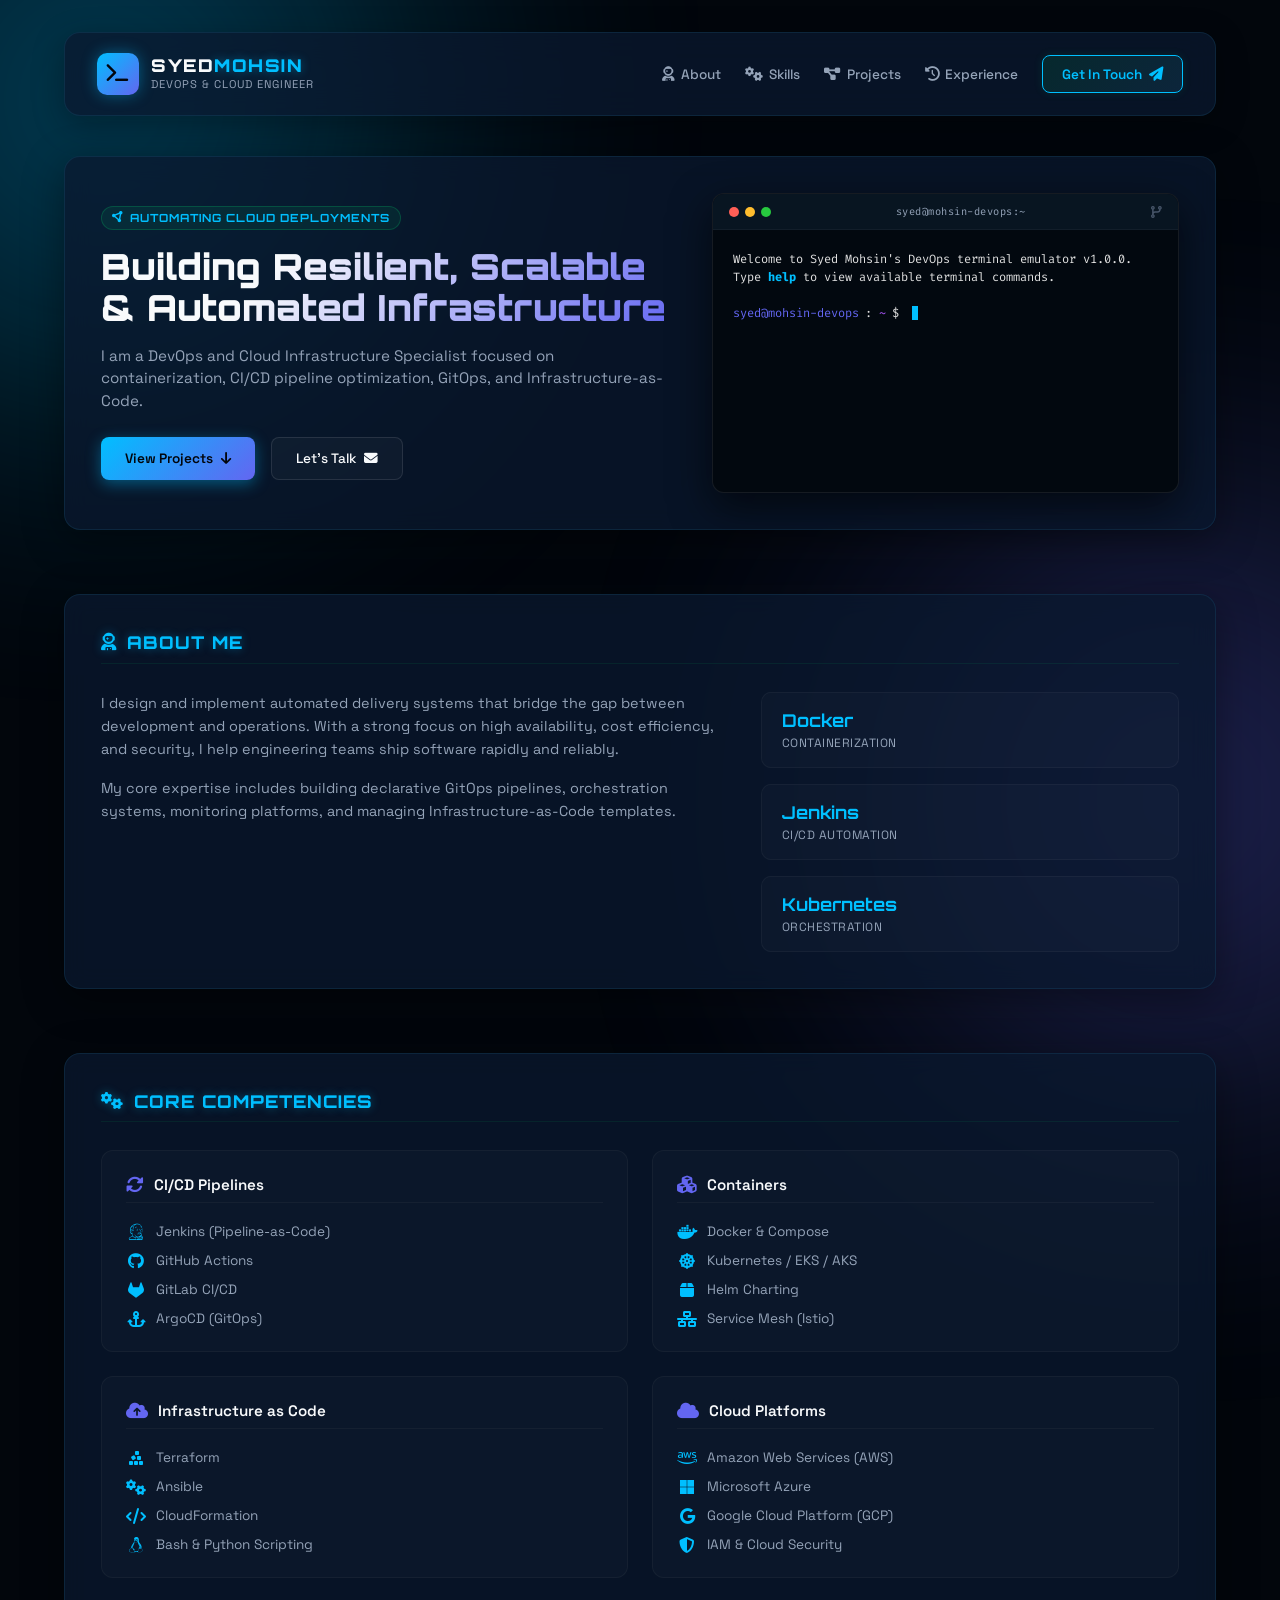
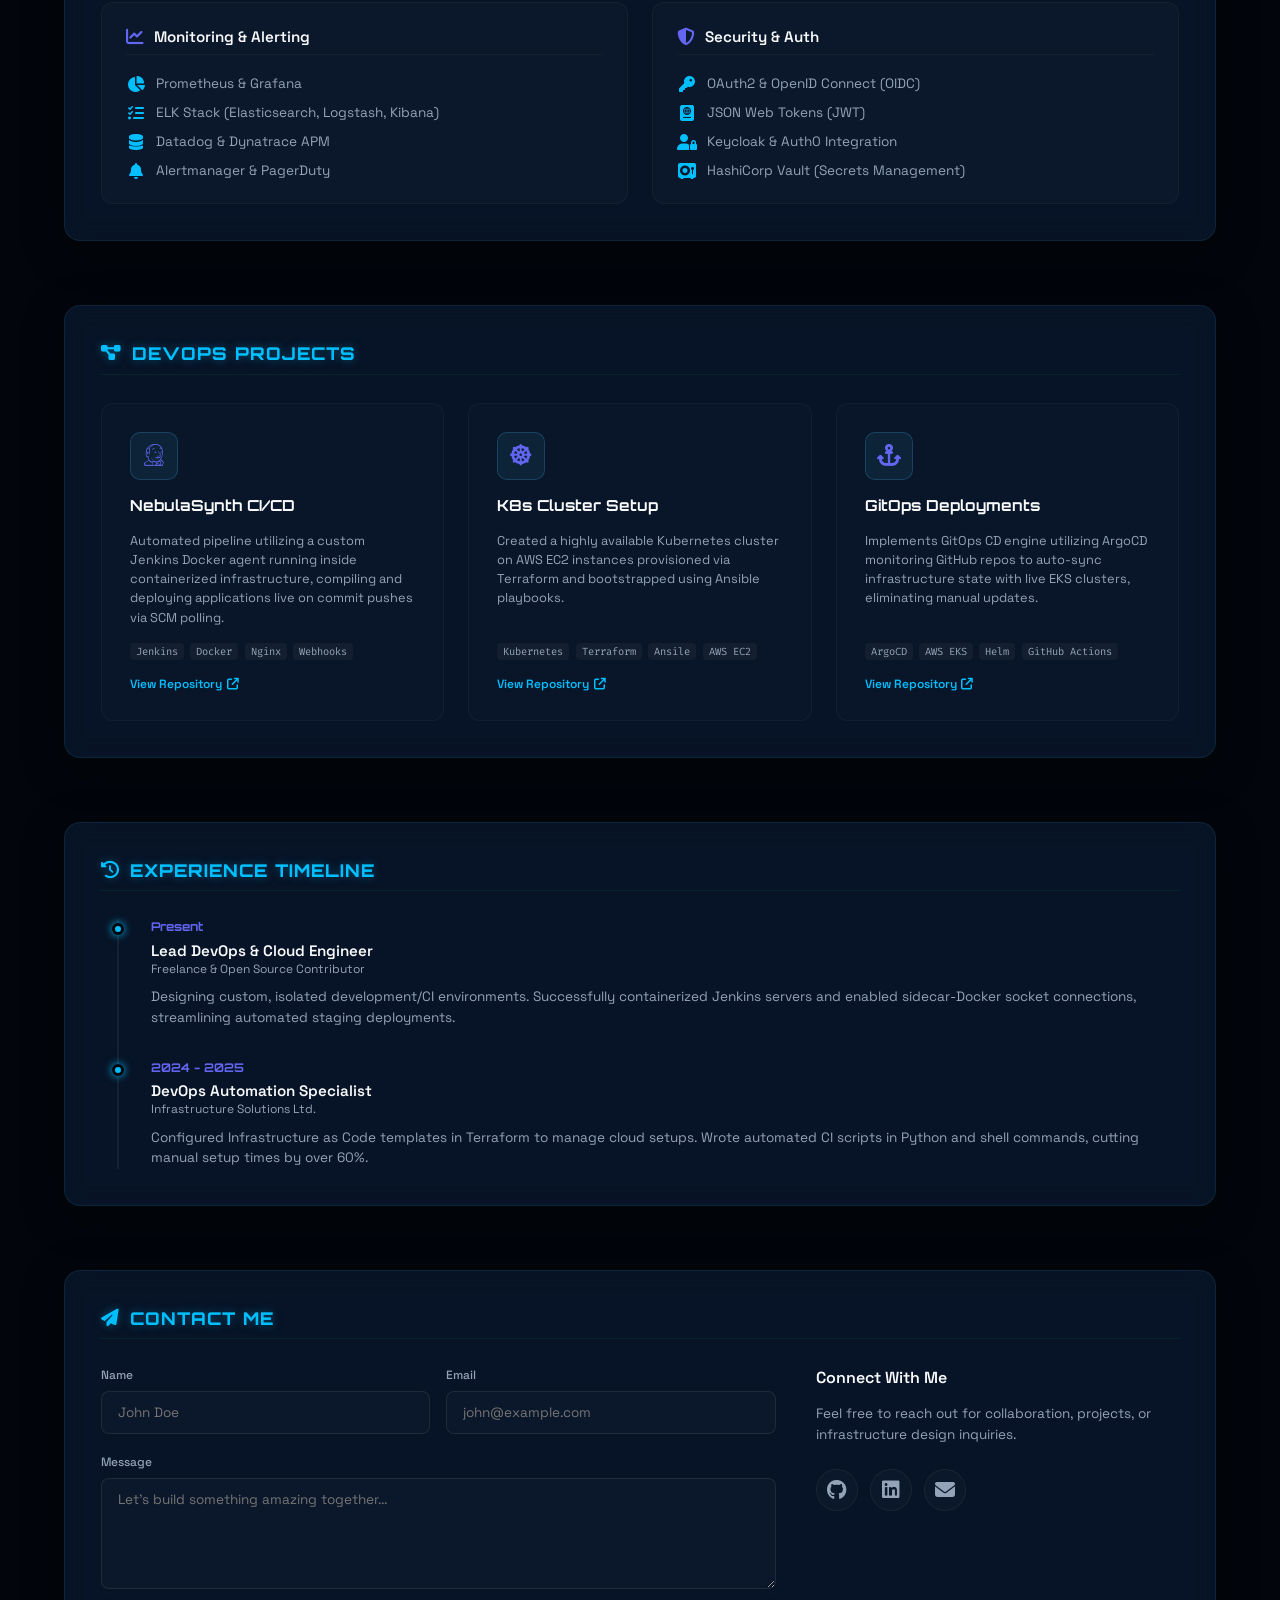
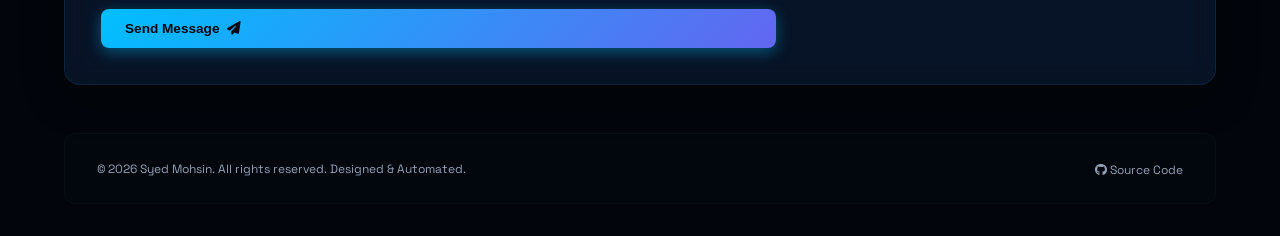
<file: DevOps-Project-41/index.html>
<!DOCTYPE html>
<html lang="en">
<head>
    <meta charset="UTF-8">
    <meta name="viewport" content="width=device-width, initial-scale=1.0">
    <title>Syed Mohsin | DevOps & Cloud Engineer Portfolio</title>
    <!-- Google Fonts -->
    <link rel="preconnect" href="https://fonts.googleapis.com">
    <link rel="preconnect" href="https://fonts.gstatic.com" crossorigin>
    <link href="https://fonts.googleapis.com/css2?family=Fira+Code:wght@400;500;700&family=Orbitron:wght@400;600;800;900&family=Space+Grotesk:wght@300;400;500;600;700&display=swap" rel="stylesheet">
    <!-- FontAwesome for Icons -->
    <link rel="stylesheet" href="https://cdnjs.cloudflare.com/ajax/libs/font-awesome/6.4.0/css/all.min.css">
    <!-- Custom Stylesheet -->
    <link rel="stylesheet" href="styles.css">
</head>
<body>
    <!-- Background Gradient Grids -->
    <div class="ambient-bg cyan-ambient"></div>
    <div class="ambient-bg green-ambient"></div>
    
    <div class="app-container">
        <!-- Main Navigation Header -->
        <header class="app-header">
            <div class="logo-area">
                <div class="logo-icon">
                    <i class="fa-solid fa-terminal"></i>
                </div>
                <div class="logo-text">
                    <h1>SYED<span>MOHSIN</span></h1>
                    <p class="subtitle">DevOps & Cloud Engineer</p>
                </div>
            </div>
            
            <nav class="main-nav">
                <a href="#about" class="nav-link"><i class="fa-solid fa-user-astronaut"></i> About</a>
                <a href="#skills" class="nav-link"><i class="fa-solid fa-gears"></i> Skills</a>
                <a href="#projects" class="nav-link"><i class="fa-solid fa-diagram-project"></i> Projects</a>
                <a href="#experience" class="nav-link"><i class="fa-solid fa-clock-rotate-left"></i> Experience</a>
                <a href="#contact" class="nav-link btn-cta">Get In Touch <i class="fa-solid fa-paper-plane"></i></a>
            </nav>
        </header>

        <!-- Main Workspace -->
        <main class="workspace-grid">
            <!-- Hero Panel with Interactive Terminal -->
            <section class="panel hero-panel">
                <div class="hero-content">
                    <span class="badge-accent"><i class="fa-solid fa-circle-nodes"></i> Automating Cloud Deployments</span>
                    <h2 class="hero-title">Building Resilient, Scalable & Automated Infrastructure</h2>
                    <p class="hero-desc">
                        I am a DevOps and Cloud Infrastructure Specialist focused on containerization, CI/CD pipeline optimization, GitOps, and Infrastructure-as-Code.
                    </p>
                    <div class="hero-actions">
                        <a href="#projects" class="btn-primary">View Projects <i class="fa-solid fa-arrow-down"></i></a>
                        <a href="#contact" class="btn-secondary">Let's Talk <i class="fa-solid fa-envelope"></i></a>
                    </div>
                </div>
                
                <!-- Interactive Terminal Simulator -->
                <div class="terminal-container">
                    <div class="terminal-header">
                        <div class="terminal-buttons">
                            <span class="term-btn close"></span>
                            <span class="term-btn minimize"></span>
                            <span class="term-btn maximize"></span>
                        </div>
                        <div class="terminal-title">syed@mohsin-devops:~</div>
                        <div class="terminal-icon"><i class="fa-solid fa-code-branch"></i></div>
                    </div>
                    <div class="terminal-body" id="terminal-body">
                        <div class="terminal-line">Welcome to Syed Mohsin's DevOps terminal emulator v1.0.0.</div>
                        <div class="terminal-line">Type <span class="cmd-highlight">help</span> to view available terminal commands.</div>
                        <div class="terminal-line"><br></div>
                        <div class="terminal-prompt-line">
                            <span class="prompt-user">syed@mohsin-devops</span>:<span class="prompt-dir">~</span>$ <span class="input-display" id="input-display"></span><span class="terminal-cursor"></span>
                        </div>
                    </div>
                    <input type="text" id="terminal-hidden-input" autocomplete="off" autofocus>
                </div>
            </section>

            <!-- About Panel -->
            <section class="panel about-panel" id="about">
                <h2 class="panel-title"><i class="fa-solid fa-user-astronaut"></i> About Me</h2>
                <div class="about-grid">
                    <div class="about-text">
                        <p>
                            I design and implement automated delivery systems that bridge the gap between development and operations. With a strong focus on high availability, cost efficiency, and security, I help engineering teams ship software rapidly and reliably.
                        </p>
                        <p>
                            My core expertise includes building declarative GitOps pipelines, orchestration systems, monitoring platforms, and managing Infrastructure-as-Code templates.
                        </p>
                    </div>
                    <div class="about-stats">
                        <div class="stat-card">
                            <h3>Docker</h3>
                            <p>Containerization</p>
                        </div>
                        <div class="stat-card">
                            <h3>Jenkins</h3>
                            <p>CI/CD Automation</p>
                        </div>
                        <div class="stat-card">
                            <h3>Kubernetes</h3>
                            <p>Orchestration</p>
                        </div>
                    </div>
                </div>
            </section>

            <!-- Skills Matrix Panel -->
            <section class="panel skills-panel" id="skills">
                <h2 class="panel-title"><i class="fa-solid fa-gears"></i> Core Competencies</h2>
                <div class="skills-grid">
                    <!-- CI/CD -->
                    <div class="skill-category">
                        <div class="category-header">
                            <i class="fa-solid fa-rotate"></i>
                            <h3>CI/CD Pipelines</h3>
                        </div>
                        <ul class="skill-list">
                            <li><i class="fa-brands fa-jenkins"></i> Jenkins (Pipeline-as-Code)</li>
                            <li><i class="fa-brands fa-github"></i> GitHub Actions</li>
                            <li><i class="fa-brands fa-gitlab"></i> GitLab CI/CD</li>
                            <li><i class="fa-solid fa-anchor"></i> ArgoCD (GitOps)</li>
                        </ul>
                    </div>

                    <!-- Containers & Orchestration -->
                    <div class="skill-category">
                        <div class="category-header">
                            <i class="fa-solid fa-cubes"></i>
                            <h3>Containers</h3>
                        </div>
                        <ul class="skill-list">
                            <li><i class="fa-brands fa-docker"></i> Docker & Compose</li>
                            <li><i class="fa-solid fa-dharmachakra"></i> Kubernetes / EKS / AKS</li>
                            <li><i class="fa-solid fa-box"></i> Helm Charting</li>
                            <li><i class="fa-solid fa-network-wired"></i> Service Mesh (Istio)</li>
                        </ul>
                    </div>

                    <!-- Infrastructure as Code -->
                    <div class="skill-category">
                        <div class="category-header">
                            <i class="fa-solid fa-cloud-arrow-up"></i>
                            <h3>Infrastructure as Code</h3>
                        </div>
                        <ul class="skill-list">
                            <li><i class="fa-solid fa-cubes-stacked"></i> Terraform</li>
                            <li><i class="fa-solid fa-gears"></i> Ansible</li>
                            <li><i class="fa-solid fa-code"></i> CloudFormation</li>
                            <li><i class="fa-brands fa-linux"></i> Bash & Python Scripting</li>
                        </ul>
                    </div>

                    <!-- Cloud Platforms -->
                    <div class="skill-category">
                        <div class="category-header">
                            <i class="fa-solid fa-cloud"></i>
                            <h3>Cloud Platforms</h3>
                        </div>
                        <ul class="skill-list">
                            <li><i class="fa-brands fa-aws"></i> Amazon Web Services (AWS)</li>
                            <li><i class="fa-brands fa-microsoft"></i> Microsoft Azure</li>
                            <li><i class="fa-brands fa-google"></i> Google Cloud Platform (GCP)</li>
                            <li><i class="fa-solid fa-shield-halved"></i> IAM & Cloud Security</li>
                        </ul>
                    </div>

                    <!-- Monitoring & Observability -->
                    <div class="skill-category">
                        <div class="category-header">
                            <i class="fa-solid fa-chart-line"></i>
                            <h3>Monitoring & Alerting</h3>
                        </div>
                        <ul class="skill-list">
                            <li><i class="fa-solid fa-chart-pie"></i> Prometheus & Grafana</li>
                            <li><i class="fa-solid fa-list-check"></i> ELK Stack (Elasticsearch, Logstash, Kibana)</li>
                            <li><i class="fa-solid fa-database"></i> Datadog & Dynatrace APM</li>
                            <li><i class="fa-solid fa-bell"></i> Alertmanager & PagerDuty</li>
                        </ul>
                    </div>

                    <!-- Security & Authentication -->
                    <div class="skill-category">
                        <div class="category-header">
                            <i class="fa-solid fa-shield-halved"></i>
                            <h3>Security & Auth</h3>
                        </div>
                        <ul class="skill-list">
                            <li><i class="fa-solid fa-key"></i> OAuth2 & OpenID Connect (OIDC)</li>
                            <li><i class="fa-solid fa-passport"></i> JSON Web Tokens (JWT)</li>
                            <li><i class="fa-solid fa-user-lock"></i> Keycloak & Auth0 Integration</li>
                            <li><i class="fa-solid fa-vault"></i> HashiCorp Vault (Secrets Management)</li>
                        </ul>
                    </div>
                </div>
            </section>

            <!-- Projects Panel -->
            <section class="panel projects-panel" id="projects">
                <h2 class="panel-title"><i class="fa-solid fa-diagram-project"></i> DevOps Projects</h2>
                <div class="projects-grid">
                    <!-- Project 1 -->
                    <div class="project-card">
                        <div class="project-icon"><i class="fa-brands fa-jenkins"></i></div>
                        <h3>NebulaSynth CI/CD</h3>
                        <p class="project-desc">
                            Automated pipeline utilizing a custom Jenkins Docker agent running inside containerized infrastructure, compiling and deploying applications live on commit pushes via SCM polling.
                        </p>
                        <div class="project-tech">
                            <span>Jenkins</span>
                            <span>Docker</span>
                            <span>Nginx</span>
                            <span>Webhooks</span>
                        </div>
                        <a href="https://github.com/syedmohsin09/DevOps-Projects" class="project-link" target="_blank">View Repository <i class="fa-solid fa-arrow-up-right-from-square"></i></a>
                    </div>

                    <!-- Project 2 -->
                    <div class="project-card">
                        <div class="project-icon"><i class="fa-solid fa-dharmachakra"></i></div>
                        <h3>K8s Cluster Setup</h3>
                        <p class="project-desc">
                            Created a highly available Kubernetes cluster on AWS EC2 instances provisioned via Terraform and bootstrapped using Ansible playbooks.
                        </p>
                        <div class="project-tech">
                            <span>Kubernetes</span>
                            <span>Terraform</span>
                            <span>Ansile</span>
                            <span>AWS EC2</span>
                        </div>
                        <a href="https://github.com/syedmohsin09/DevOps-Projects" class="project-link" target="_blank">View Repository <i class="fa-solid fa-arrow-up-right-from-square"></i></a>
                    </div>

                    <!-- Project 3 -->
                    <div class="project-card">
                        <div class="project-icon"><i class="fa-solid fa-anchor"></i></div>
                        <h3>GitOps Deployments</h3>
                        <p class="project-desc">
                            Implements GitOps CD engine utilizing ArgoCD monitoring GitHub repos to auto-sync infrastructure state with live EKS clusters, eliminating manual updates.
                        </p>
                        <div class="project-tech">
                            <span>ArgoCD</span>
                            <span>AWS EKS</span>
                            <span>Helm</span>
                            <span>GitHub Actions</span>
                        </div>
                        <a href="https://github.com/syedmohsin09/DevOps-Projects" class="project-link" target="_blank">View Repository <i class="fa-solid fa-arrow-up-right-from-square"></i></a>
                    </div>
                </div>
            </section>

            <!-- Experience Timeline Panel -->
            <section class="panel experience-panel" id="experience">
                <h2 class="panel-title"><i class="fa-solid fa-clock-rotate-left"></i> Experience Timeline</h2>
                <div class="timeline">
                    <div class="timeline-item">
                        <div class="timeline-dot"></div>
                        <div class="timeline-date">Present</div>
                        <div class="timeline-content">
                            <h3>Lead DevOps & Cloud Engineer</h3>
                            <p class="company">Freelance & Open Source Contributor</p>
                            <p>Designing custom, isolated development/CI environments. Successfully containerized Jenkins servers and enabled sidecar-Docker socket connections, streamlining automated staging deployments.</p>
                        </div>
                    </div>
                    <div class="timeline-item">
                        <div class="timeline-dot"></div>
                        <div class="timeline-date">2024 - 2025</div>
                        <div class="timeline-content">
                            <h3>DevOps Automation Specialist</h3>
                            <p class="company">Infrastructure Solutions Ltd.</p>
                            <p>Configured Infrastructure as Code templates in Terraform to manage cloud setups. Wrote automated CI scripts in Python and shell commands, cutting manual setup times by over 60%.</p>
                        </div>
                    </div>
                </div>
            </section>

            <!-- Contact Panel -->
            <section class="panel contact-panel" id="contact">
                <h2 class="panel-title"><i class="fa-solid fa-paper-plane"></i> Contact Me</h2>
                <div class="contact-grid">
                    <form class="contact-form" onsubmit="event.preventDefault(); alert('Message sent successfully!'); this.reset();">
                        <div class="form-row">
                            <div class="form-group">
                                <label for="form-name">Name</label>
                                <input type="text" id="form-name" placeholder="John Doe" required>
                            </div>
                            <div class="form-group">
                                <label for="form-email">Email</label>
                                <input type="email" id="form-email" placeholder="john@example.com" required>
                            </div>
                        </div>
                        <div class="form-group">
                            <label for="form-msg">Message</label>
                            <textarea id="form-msg" rows="5" placeholder="Let's build something amazing together..." required></textarea>
                        </div>
                        <button type="submit" class="btn-primary">Send Message <i class="fa-solid fa-paper-plane"></i></button>
                    </form>
                    
                    <div class="contact-info">
                        <h3>Connect With Me</h3>
                        <p>Feel free to reach out for collaboration, projects, or infrastructure design inquiries.</p>
                        <div class="social-links">
                            <a href="https://github.com/syedmohsin09" target="_blank" class="social-link tooltip" data-tooltip="GitHub"><i class="fa-brands fa-github"></i></a>
                            <a href="#" class="social-link tooltip" data-tooltip="LinkedIn"><i class="fa-brands fa-linkedin"></i></a>
                            <a href="mailto:syed.mohsin@example.com" class="social-link tooltip" data-tooltip="Email"><i class="fa-solid fa-envelope"></i></a>
                        </div>
                    </div>
                </div>
            </section>
        </main>

        <!-- Footer -->
        <footer class="app-footer">
            <div class="footer-tagline">
                <span>© 2026 Syed Mohsin. All rights reserved. Designed & Automated.</span>
            </div>
            <div class="footer-links">
                <a href="https://github.com/syedmohsin09/DevOps-Projects" target="_blank"><i class="fa-brands fa-github"></i> Source Code</a>
            </div>
        </footer>
    </div>

    <!-- Main JavaScript Application Logic -->
    <script src="app.js"></script>
</body>
</html>
</file>
<file: DevOps-Project-41/styles.css>
/* ==========================================================================
   SYED MOHSIN - DEVOPS ENGINEER PORTFOLIO STYLES
   A highly premium dark-mode aesthetic with neon cyan and green accents
   ========================================================================== */

/* --- Custom Variables & Palette --- */
:root {
    --bg-darkest: #02060c; /* rich pitch black */
    --bg-dark: #0a192f; /* deep navy blue */
    --bg-panel: rgba(10, 25, 47, 0.75); /* transparent navy blue glass */
    --bg-panel-solid: #0d223f;
    --border-color: rgba(64, 196, 255, 0.1); /* transparent blue border */
    --border-color-glow: rgba(64, 196, 255, 0.35);
    
    /* Neon Accents */
    --neon-cyan: #00bfff; /* vibrant electric sky blue */
    --neon-cyan-glow: rgba(0, 191, 255, 0.4);
    --neon-blue: #6366f1; /* electric indigo/blue */
    --neon-blue-glow: rgba(99, 102, 241, 0.4);
    --neon-purple: #a855f7; /* neon purple */
    --neon-purple-glow: rgba(168, 85, 247, 0.4);
    
    /* Text Colors */
    --text-primary: #f8fafc; /* crisp white/slate */
    --text-secondary: #94a3b8; /* cool grey/slate */
    --text-muted: #475569;
    
    /* Fonts */
    --font-primary: 'Space Grotesk', sans-serif;
    --font-display: 'Orbitron', sans-serif;
    --font-mono: 'Fira Code', monospace;
    
    /* Transitions */
    --transition-fast: 0.15s ease;
    --transition-normal: 0.3s cubic-bezier(0.16, 1, 0.3, 1);
}

/* --- Reset & Global --- */
* {
    box-sizing: border-box;
    margin: 0;
    padding: 0;
}

html {
    scroll-behavior: smooth;
}

body {
    background-color: var(--bg-darkest);
    color: var(--text-primary);
    font-family: var(--font-primary);
    min-height: 100vh;
    overflow-x: hidden;
    position: relative;
    padding: 0;
}

/* Custom Scrollbar */
::-webkit-scrollbar {
    width: 8px;
}
::-webkit-scrollbar-track {
    background: var(--bg-darkest);
}
::-webkit-scrollbar-thumb {
    background: rgba(0, 230, 118, 0.2);
    border-radius: 4px;
}
::-webkit-scrollbar-thumb:hover {
    background: rgba(0, 230, 118, 0.4);
}

/* --- Ambient Glow Elements --- */
.ambient-bg {
    position: fixed;
    border-radius: 50%;
    filter: blur(140px);
    z-index: 0;
    opacity: 0.3;
    pointer-events: none;
    transition: all 2s ease-in-out;
}

.cyan-ambient {
    width: 600px;
    height: 600px;
    background: var(--neon-cyan);
    top: -200px;
    left: -200px;
    animation: floatGlow 15s infinite alternate;
}

.green-ambient {
    width: 600px;
    height: 600px;
    background: var(--neon-blue);
    bottom: -200px;
    right: -200px;
    animation: floatGlow 20s infinite alternate-reverse;
}

@keyframes floatGlow {
    0% { transform: translate(0, 0) scale(1); }
    100% { transform: translate(80px, 60px) scale(1.15); }
}

/* --- Main Layout --- */
.app-container {
    max-width: 1200px;
    margin: 0 auto;
    padding: 2rem 1.5rem;
    position: relative;
    z-index: 1;
}

/* --- Header & Navigation --- */
.app-header {
    display: flex;
    justify-content: space-between;
    align-items: center;
    padding: 1.25rem 2rem;
    background: var(--bg-panel);
    border: 1px solid var(--border-color);
    backdrop-filter: blur(16px);
    -webkit-backdrop-filter: blur(16px);
    border-radius: 16px;
    box-shadow: 0 8px 32px rgba(0,0,0,0.3);
    margin-bottom: 2.5rem;
}

.logo-area {
    display: flex;
    align-items: center;
    gap: 0.75rem;
}

.logo-icon {
    width: 42px;
    height: 42px;
    background: linear-gradient(135deg, var(--neon-cyan), var(--neon-blue));
    border-radius: 10px;
    display: flex;
    align-items: center;
    justify-content: center;
    color: var(--bg-darkest);
    font-size: 1.2rem;
    box-shadow: 0 0 15px var(--neon-cyan-glow);
}

.logo-text h1 {
    font-family: var(--font-display);
    font-size: 1.1rem;
    font-weight: 900;
    letter-spacing: 1.5px;
    line-height: 1;
    color: var(--text-primary);
}

.logo-text h1 span {
    color: var(--neon-cyan);
    text-shadow: 0 0 10px var(--neon-cyan-glow);
}

.logo-text .subtitle {
    font-size: 0.7rem;
    color: var(--text-secondary);
    text-transform: uppercase;
    letter-spacing: 1px;
    margin-top: 2px;
}

.main-nav {
    display: flex;
    align-items: center;
    gap: 1.5rem;
}

.nav-link {
    color: var(--text-secondary);
    text-decoration: none;
    font-size: 0.85rem;
    font-weight: 500;
    transition: var(--transition-fast);
    display: flex;
    align-items: center;
    gap: 0.4rem;
}

.nav-link:hover {
    color: var(--neon-cyan);
    text-shadow: 0 0 8px var(--neon-cyan-glow);
}

.nav-link i {
    font-size: 0.9rem;
}

.btn-cta {
    background: linear-gradient(135deg, rgba(0, 230, 118, 0.1), rgba(64, 196, 255, 0.1));
    border: 1px solid var(--neon-cyan);
    padding: 0.6rem 1.2rem;
    border-radius: 8px;
    color: var(--neon-cyan) !important;
    font-weight: 600;
    box-shadow: 0 0 10px rgba(0, 230, 118, 0.1);
}

.btn-cta:hover {
    background: linear-gradient(135deg, var(--neon-cyan), var(--neon-blue));
    color: var(--bg-darkest) !important;
    box-shadow: 0 0 20px var(--neon-cyan-glow);
    text-shadow: none;
}

/* --- Glassmorphic Panel Base --- */
.panel {
    background: var(--bg-panel);
    border: 1px solid var(--border-color);
    box-shadow: 0 10px 40px rgba(0,0,0,0.4);
    backdrop-filter: blur(12px);
    -webkit-backdrop-filter: blur(12px);
    border-radius: 16px;
    padding: 2.25rem;
    margin-bottom: 2rem;
    transition: var(--transition-normal);
}

.panel:hover {
    border-color: rgba(0, 230, 118, 0.2);
}

.panel-title {
    font-family: var(--font-display);
    font-size: 1.1rem;
    font-weight: 800;
    letter-spacing: 1px;
    text-transform: uppercase;
    color: var(--neon-cyan);
    text-shadow: 0 0 10px var(--neon-cyan-glow);
    margin-bottom: 1.75rem;
    display: flex;
    align-items: center;
    gap: 0.6rem;
    border-bottom: 1px solid rgba(0, 230, 118, 0.08);
    padding-bottom: 0.6rem;
}

/* --- Hero & Terminal Layout --- */
.workspace-grid {
    display: flex;
    flex-direction: column;
    gap: 2rem;
}

.hero-panel {
    display: grid;
    grid-template-columns: 1.1fr 0.9fr;
    gap: 2.5rem;
    align-items: center;
}

.hero-content {
    display: flex;
    flex-direction: column;
    gap: 1rem;
}

.badge-accent {
    align-self: flex-start;
    font-family: var(--font-display);
    font-size: 0.7rem;
    font-weight: 700;
    text-transform: uppercase;
    letter-spacing: 1px;
    background: rgba(0, 230, 118, 0.08);
    border: 1px solid rgba(0, 230, 118, 0.2);
    color: var(--neon-cyan);
    padding: 4px 10px;
    border-radius: 20px;
    display: flex;
    align-items: center;
    gap: 0.4rem;
}

.hero-title {
    font-family: var(--font-display);
    font-size: 2.25rem;
    font-weight: 900;
    line-height: 1.15;
    background: linear-gradient(135deg, var(--text-primary) 30%, var(--neon-blue));
    -webkit-background-clip: text;
    -webkit-text-fill-color: transparent;
}

.hero-desc {
    font-size: 0.95rem;
    color: var(--text-secondary);
    line-height: 1.5;
}

.hero-actions {
    display: flex;
    gap: 1rem;
    margin-top: 0.5rem;
}

.btn-primary {
    background: linear-gradient(135deg, var(--neon-cyan), var(--neon-blue));
    color: var(--bg-darkest);
    text-decoration: none;
    padding: 0.75rem 1.5rem;
    border-radius: 8px;
    font-weight: 600;
    font-size: 0.85rem;
    display: flex;
    align-items: center;
    gap: 0.5rem;
    transition: var(--transition-fast);
    box-shadow: 0 4px 15px var(--neon-cyan-glow);
    cursor: pointer;
    border: none;
}

.btn-primary:hover {
    transform: translateY(-2px);
    box-shadow: 0 6px 20px rgba(0, 230, 118, 0.6);
}

.btn-secondary {
    background: rgba(255, 255, 255, 0.03);
    border: 1px solid rgba(255, 255, 255, 0.1);
    color: var(--text-primary);
    text-decoration: none;
    padding: 0.75rem 1.5rem;
    border-radius: 8px;
    font-weight: 500;
    font-size: 0.85rem;
    display: flex;
    align-items: center;
    gap: 0.5rem;
    transition: var(--transition-fast);
    cursor: pointer;
}

.btn-secondary:hover {
    background: rgba(255, 255, 255, 0.08);
    border-color: rgba(255, 255, 255, 0.2);
}

/* --- Terminal Simulator --- */
.terminal-container {
    background: rgba(3, 8, 14, 0.9);
    border: 1px solid rgba(255,255,255,0.08);
    box-shadow: 0 15px 40px rgba(0,0,0,0.6);
    border-radius: 12px;
    overflow: hidden;
    height: 300px;
    display: flex;
    flex-direction: column;
    font-family: var(--font-mono);
    position: relative;
    cursor: text;
}

.terminal-header {
    background: rgba(10, 24, 38, 0.8);
    padding: 0.6rem 1rem;
    display: flex;
    justify-content: space-between;
    align-items: center;
    border-bottom: 1px solid rgba(255,255,255,0.04);
}

.terminal-buttons {
    display: flex;
    gap: 6px;
}

.term-btn {
    width: 10px;
    height: 10px;
    border-radius: 50%;
    display: inline-block;
}

.term-btn.close { background-color: #ff5f56; }
.term-btn.minimize { background-color: #ffbd2e; }
.term-btn.maximize { background-color: #27c93f; }

.terminal-title {
    font-size: 0.65rem;
    color: var(--text-secondary);
    letter-spacing: 0.5px;
}

.terminal-icon {
    font-size: 0.75rem;
    color: var(--text-muted);
}

.terminal-body {
    padding: 1.25rem;
    flex: 1;
    overflow-y: auto;
    font-size: 0.75rem;
    line-height: 1.5;
    color: #e0e0e0;
}

.cmd-highlight {
    color: var(--neon-cyan);
    font-weight: bold;
}

.terminal-prompt-line {
    display: flex;
    align-items: center;
    flex-wrap: wrap;
    gap: 0.4rem;
}

.prompt-user {
    color: var(--neon-blue);
}

.prompt-dir {
    color: var(--neon-purple);
}

.input-display {
    color: var(--text-primary);
    white-space: pre-wrap;
}

.terminal-cursor {
    display: inline-block;
    width: 6px;
    height: 14px;
    background-color: var(--neon-cyan);
    animation: blink 1s infinite;
}

@keyframes blink {
    0%, 49% { opacity: 1; }
    50%, 100% { opacity: 0; }
}

#terminal-hidden-input {
    position: absolute;
    opacity: 0;
    width: 1px;
    height: 1px;
    pointer-events: none;
}

/* --- About Grid --- */
.about-grid {
    display: grid;
    grid-template-columns: 1.2fr 0.8fr;
    gap: 2rem;
}

.about-text {
    display: flex;
    flex-direction: column;
    gap: 1rem;
    line-height: 1.6;
    color: var(--text-secondary);
    font-size: 0.9rem;
}

.about-stats {
    display: flex;
    flex-direction: column;
    gap: 1rem;
}

.stat-card {
    background: rgba(255, 255, 255, 0.02);
    border: 1px solid rgba(255,255,255,0.04);
    border-radius: 10px;
    padding: 1rem 1.25rem;
    transition: var(--transition-fast);
}

.stat-card:hover {
    background: rgba(0, 230, 118, 0.02);
    border-color: rgba(0, 230, 118, 0.1);
}

.stat-card h3 {
    font-family: var(--font-display);
    font-size: 1.1rem;
    color: var(--neon-cyan);
}

.stat-card p {
    font-size: 0.75rem;
    color: var(--text-secondary);
    text-transform: uppercase;
    letter-spacing: 0.5px;
    margin-top: 4px;
}

/* --- Skills Matrix Grid --- */
.skills-grid {
    display: grid;
    grid-template-columns: repeat(2, 1fr);
    gap: 1.5rem;
}

.skill-category {
    background: rgba(255, 255, 255, 0.02);
    border: 1px solid rgba(255,255,255,0.04);
    border-radius: 12px;
    padding: 1.5rem;
}

.category-header {
    display: flex;
    align-items: center;
    gap: 0.6rem;
    margin-bottom: 1.25rem;
    border-bottom: 1px solid rgba(255,255,255,0.04);
    padding-bottom: 0.5rem;
}

.category-header i {
    color: var(--neon-blue);
    font-size: 1.1rem;
}

.category-header h3 {
    font-size: 0.95rem;
    font-weight: 600;
}

.skill-list {
    list-style: none;
    display: flex;
    flex-direction: column;
    gap: 0.75rem;
}

.skill-list li {
    font-size: 0.85rem;
    color: var(--text-secondary);
    display: flex;
    align-items: center;
    gap: 0.6rem;
}

.skill-list li i {
    font-size: 1rem;
    color: var(--neon-cyan);
    width: 20px;
    text-align: center;
}

/* --- Projects Grid --- */
.projects-grid {
    display: grid;
    grid-template-columns: repeat(3, 1fr);
    gap: 1.5rem;
}

.project-card {
    background: rgba(255, 255, 255, 0.01);
    border: 1px solid rgba(255,255,255,0.04);
    border-radius: 12px;
    padding: 1.75rem;
    display: flex;
    flex-direction: column;
    gap: 1rem;
    transition: var(--transition-normal);
}

.project-card:hover {
    transform: translateY(-5px);
    background: rgba(255, 255, 255, 0.03);
    border-color: rgba(0, 230, 118, 0.2);
    box-shadow: 0 10px 30px rgba(0,0,0,0.5), 0 0 20px rgba(0, 230, 118, 0.05);
}

.project-icon {
    width: 48px;
    height: 48px;
    background: rgba(64, 196, 255, 0.08);
    border: 1px solid rgba(64, 196, 255, 0.2);
    color: var(--neon-blue);
    border-radius: 10px;
    display: flex;
    align-items: center;
    justify-content: center;
    font-size: 1.35rem;
}

.project-card:hover .project-icon {
    background: rgba(0, 230, 118, 0.08);
    border-color: rgba(0, 230, 118, 0.2);
    color: var(--neon-cyan);
}

.project-card h3 {
    font-family: var(--font-display);
    font-size: 0.95rem;
    font-weight: 700;
}

.project-desc {
    font-size: 0.8rem;
    color: var(--text-secondary);
    line-height: 1.5;
    flex-grow: 1;
}

.project-tech {
    display: flex;
    flex-wrap: wrap;
    gap: 0.4rem;
}

.project-tech span {
    font-size: 0.65rem;
    font-family: var(--font-mono);
    background: rgba(255, 255, 255, 0.04);
    color: var(--text-secondary);
    padding: 2px 6px;
    border-radius: 4px;
}

.project-link {
    font-size: 0.75rem;
    color: var(--neon-cyan);
    text-decoration: none;
    font-weight: 600;
    display: flex;
    align-items: center;
    gap: 0.3rem;
    transition: var(--transition-fast);
}

.project-link:hover {
    color: var(--neon-blue);
}

/* --- Timeline --- */
.timeline {
    position: relative;
    border-left: 2px solid rgba(255,255,255,0.06);
    margin-left: 1rem;
    padding-left: 2rem;
    display: flex;
    flex-direction: column;
    gap: 2rem;
}

.timeline-item {
    position: relative;
}

.timeline-dot {
    position: absolute;
    width: 12px;
    height: 12px;
    background: var(--neon-cyan);
    border: 3px solid var(--bg-darkest);
    border-radius: 50%;
    left: -2.45rem;
    top: 4px;
    box-shadow: 0 0 8px var(--neon-cyan);
}

.timeline-date {
    font-family: var(--font-display);
    font-size: 0.75rem;
    font-weight: 700;
    color: var(--neon-blue);
    margin-bottom: 0.4rem;
}

.timeline-content h3 {
    font-size: 0.95rem;
    font-weight: 600;
}

.timeline-content .company {
    font-size: 0.75rem;
    color: var(--text-secondary);
    margin-bottom: 0.6rem;
}

.timeline-content p {
    font-size: 0.85rem;
    color: var(--text-secondary);
    line-height: 1.5;
}

/* --- Contact & Forms --- */
.contact-grid {
    display: grid;
    grid-template-columns: 1.3fr 0.7fr;
    gap: 2.5rem;
}

.contact-form {
    display: flex;
    flex-direction: column;
    gap: 1.25rem;
}

.form-row {
    display: grid;
    grid-template-columns: repeat(2, 1fr);
    gap: 1rem;
}

.form-group {
    display: flex;
    flex-direction: column;
    gap: 0.5rem;
}

.form-group label {
    font-size: 0.75rem;
    color: var(--text-secondary);
    font-weight: 500;
}

.form-group input,
.form-group textarea {
    background: rgba(255, 255, 255, 0.02);
    border: 1px solid rgba(255, 255, 255, 0.08);
    border-radius: 8px;
    padding: 0.75rem 1rem;
    color: var(--text-primary);
    font-family: var(--font-primary);
    font-size: 0.85rem;
    transition: var(--transition-fast);
}

.form-group input:focus,
.form-group textarea:focus {
    outline: none;
    border-color: var(--neon-cyan);
    background: rgba(0, 230, 118, 0.01);
    box-shadow: 0 0 10px rgba(0, 230, 118, 0.1);
}

.contact-info {
    display: flex;
    flex-direction: column;
    gap: 1rem;
}

.contact-info h3 {
    font-size: 1rem;
    font-weight: 600;
}

.contact-info p {
    font-size: 0.85rem;
    color: var(--text-secondary);
    line-height: 1.5;
}

.social-links {
    display: flex;
    gap: 0.75rem;
    margin-top: 0.5rem;
}

.social-link {
    width: 42px;
    height: 42px;
    background: rgba(255, 255, 255, 0.02);
    border: 1px solid rgba(255, 255, 255, 0.06);
    color: var(--text-secondary);
    border-radius: 50%;
    display: flex;
    align-items: center;
    justify-content: center;
    font-size: 1.25rem;
    transition: var(--transition-fast);
    text-decoration: none;
}

.social-link:hover {
    background: rgba(0, 230, 118, 0.05);
    border-color: var(--neon-cyan);
    color: var(--neon-cyan);
    box-shadow: 0 0 12px var(--neon-cyan-glow);
}

/* --- Footer --- */
.app-footer {
    display: flex;
    justify-content: space-between;
    align-items: center;
    padding: 1.5rem 2rem;
    background: rgba(3, 8, 14, 0.5);
    border: 1px solid rgba(255, 255, 255, 0.03);
    border-radius: 12px;
    margin-top: 1rem;
}

.footer-tagline {
    font-size: 0.75rem;
    color: var(--text-secondary);
}

.footer-links a {
    color: var(--text-secondary);
    font-size: 0.75rem;
    text-decoration: none;
    transition: var(--transition-fast);
}

.footer-links a:hover {
    color: var(--neon-cyan);
}

/* --- Responsive Layouts --- */
@media (max-width: 992px) {
    .hero-panel {
        grid-template-columns: 1fr;
        gap: 2rem;
    }
    
    .about-grid,
    .contact-grid {
        grid-template-columns: 1fr;
        gap: 2rem;
    }
    
    .projects-grid {
        grid-template-columns: repeat(2, 1fr);
    }
    
    .app-header {
        flex-direction: column;
        gap: 1.25rem;
        padding: 1.25rem;
    }
}

@media (max-width: 768px) {
    .projects-grid,
    .skills-grid {
        grid-template-columns: 1fr;
    }
    
    .form-row {
        grid-template-columns: 1fr;
    }
    
    .main-nav {
        flex-wrap: wrap;
        justify-content: center;
        gap: 1rem;
    }
    
    .app-footer {
        flex-direction: column;
        gap: 1rem;
        text-align: center;
    }
}
</file>
